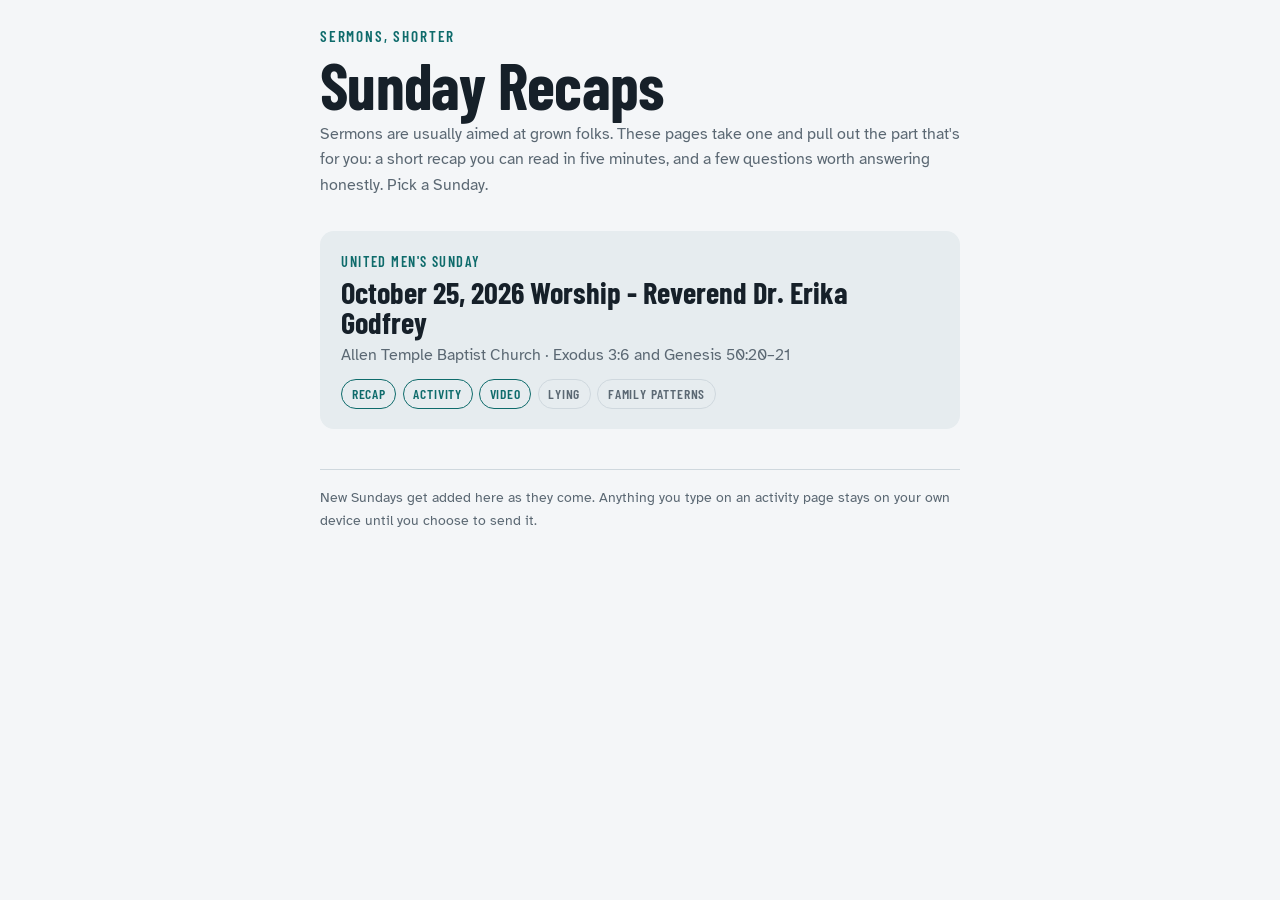
<file: index.html>
<!doctype html>
<html lang="en">
<head>
<meta charset="utf-8">
<meta name="viewport" content="width=device-width,initial-scale=1,viewport-fit=cover">
<title>Sunday Recaps</title>
<meta name="description" content="Short, honest recaps of Sunday sermons, written for young men, with something to think about during the week.">
<link rel="preconnect" href="https://fonts.googleapis.com">
<link rel="preconnect" href="https://fonts.gstatic.com" crossorigin>
<link rel="stylesheet" href="https://fonts.googleapis.com/css2?family=Barlow+Condensed:wght@600;700&family=Atkinson+Hyperlegible:ital,wght@0,400;0,700;1,400&display=swap">
<link rel="stylesheet" href="assets/site.css">
</head>
<body>
<main>
<header class="page">
  <div class="eyebrow">Sermons, shorter</div>
  <h1>Sunday Recaps</h1>
  <p class="sub">Sermons are usually aimed at grown folks. These pages take one and pull out the part that's for you: a short recap you can read in five minutes, and a few questions worth answering honestly. Pick a Sunday.</p>
</header>

<ol class="sermons">
  <li>
    <a class="card" href="sermons/2026-10-25-promise-keeper/">
      <div class="date">United Men's Sunday</div>
      <div class="title">October 25, 2026 Worship - Reverend Dr. Erika Godfrey</div>
      <p class="by">Allen Temple Baptist Church · Exodus 3:6 and Genesis 50:20–21</p>
      <div class="tags"><span class="tag on">Recap</span><span class="tag on">Activity</span><span class="tag on">Video</span><span class="tag">Lying</span><span class="tag">Family patterns</span></div>
    </a>
  </li>
</ol>

<p class="small">New Sundays get added here as they come. Anything you type on an activity page stays on your own device until you choose to send it.</p>
</main>
</body>
</html>
</file>
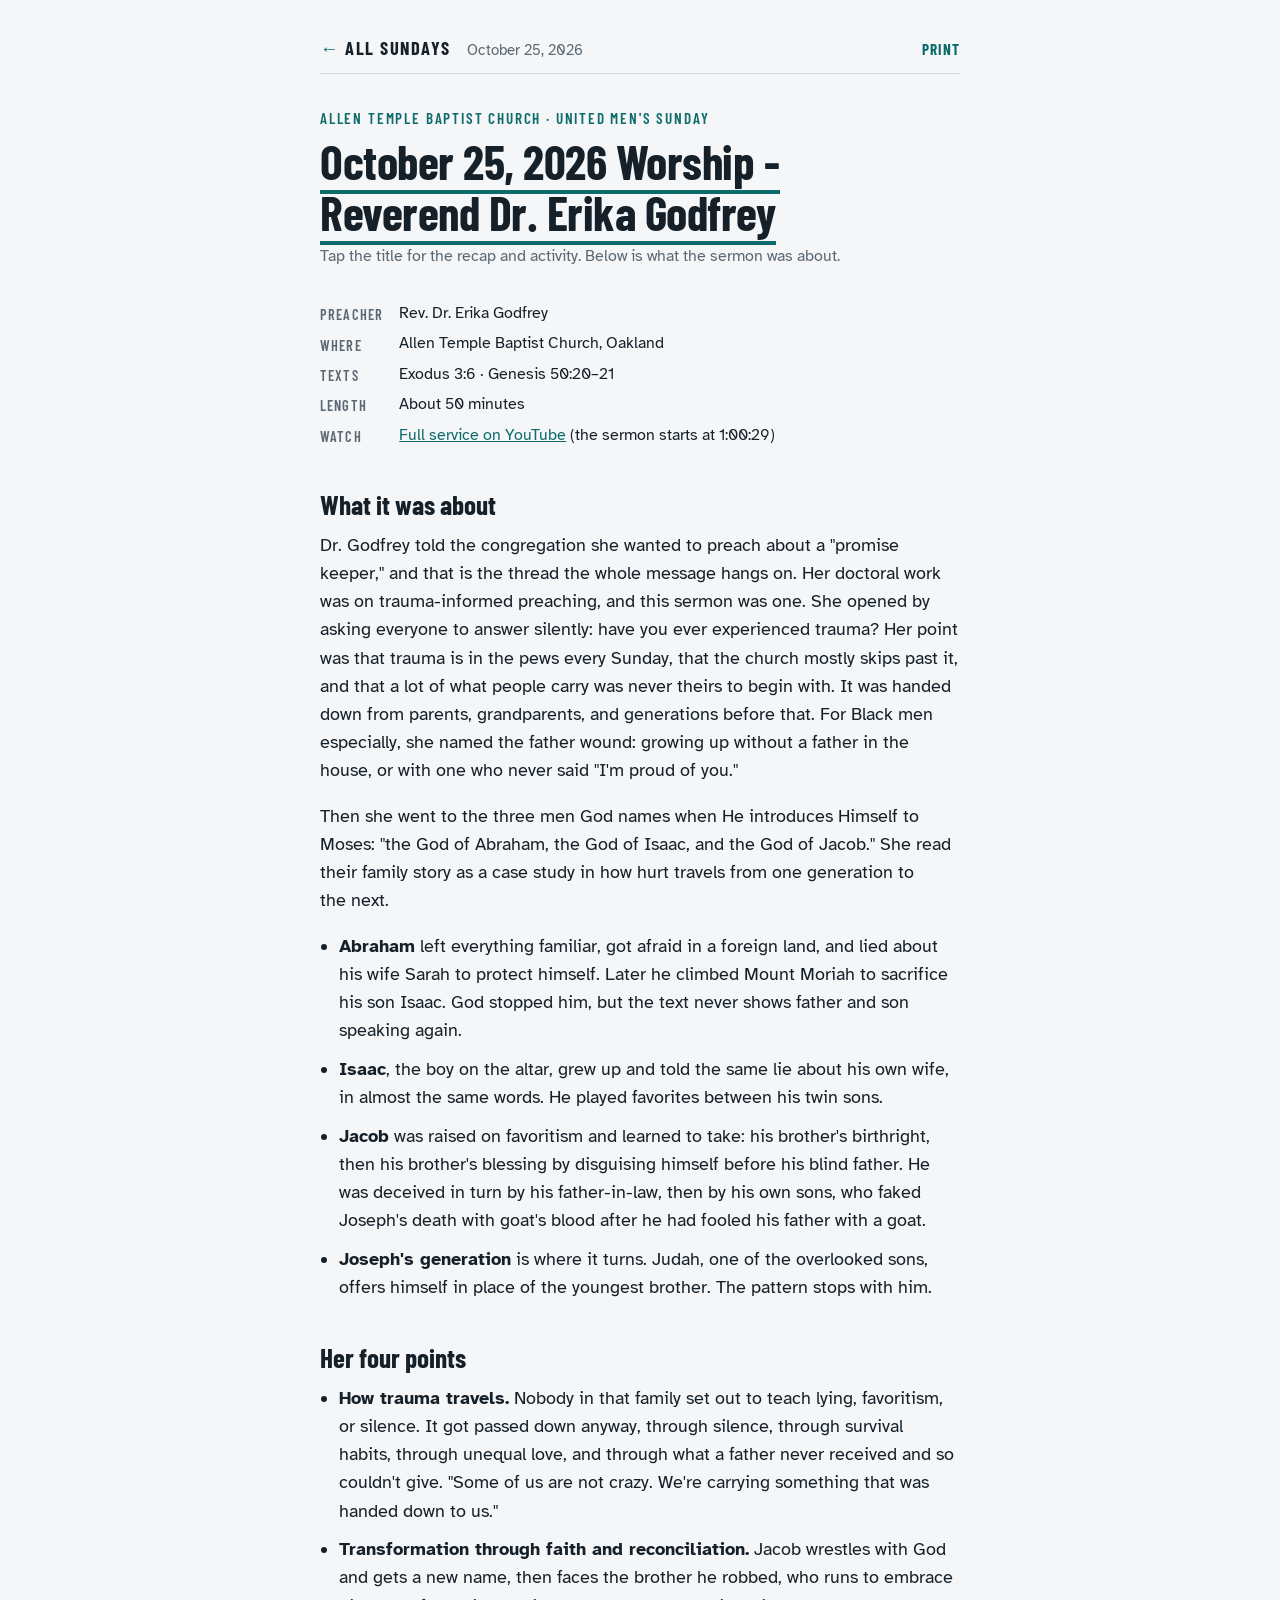
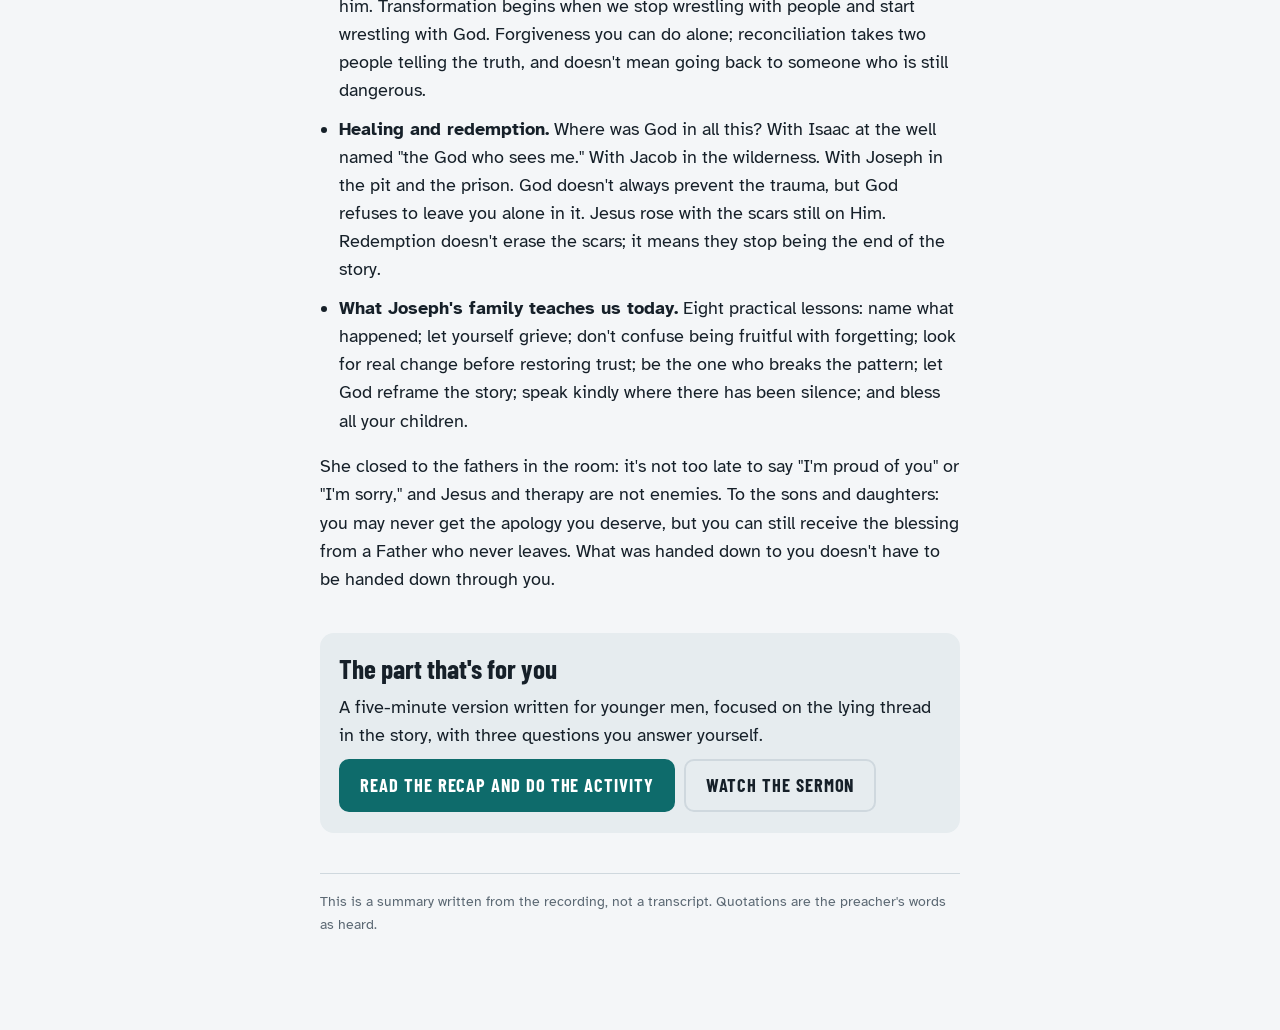
<file: sermons/2026-10-25-promise-keeper/index.html>
<!doctype html>
<html lang="en">
<head>
<meta charset="utf-8">
<meta name="viewport" content="width=device-width,initial-scale=1,viewport-fit=cover">
<title>October 25, 2026 Worship - Reverend Dr. Erika Godfrey</title>
<meta name="description" content="Sermon summary: October 25, 2026 Worship - Reverend Dr. Erika Godfrey, Allen Temple Baptist Church, United Men's Sunday. Tap the title for the recap and activity.">
<link rel="preconnect" href="https://fonts.googleapis.com">
<link rel="preconnect" href="https://fonts.gstatic.com" crossorigin>
<link rel="stylesheet" href="https://fonts.googleapis.com/css2?family=Barlow+Condensed:wght@600;700&family=Atkinson+Hyperlegible:ital,wght@0,400;0,700;1,400&display=swap">
<link rel="stylesheet" href="../../assets/site.css">
</head>
<body>
<main>
<nav class="nav"><a class="home" href="../../">All Sundays</a><span class="crumb">October 25, 2026</span><button class="print" type="button" onclick="window.print()">Print</button></nav>

<header class="page">
  <div class="eyebrow">Allen Temple Baptist Church · United Men's Sunday</div>
  <h1 class="long"><a href="recap.html" title="Open the recap and activity">October 25, 2026 Worship - Reverend Dr. Erika Godfrey</a></h1>
  <p class="sub">Tap the title for the recap and activity. Below is what the sermon was about.</p>
</header>

<dl class="meta">
  <dt>Preacher</dt><dd>Rev. Dr. Erika Godfrey</dd>
  <dt>Where</dt><dd>Allen Temple Baptist Church, Oakland</dd>
  <dt>Texts</dt><dd>Exodus 3:6 · Genesis 50:20–21</dd>
  <dt>Length</dt><dd>About 50 minutes</dd>
  <dt>Watch</dt><dd><a href="https://www.youtube.com/watch?v=ooIKJ4-UUl0&amp;t=3629s">Full service on YouTube</a> (the sermon starts at 1:00:29)</dd>
</dl>

<h2>What it was about</h2>
<p>Dr. Godfrey told the congregation she wanted to preach about a "promise keeper," and that is the thread the whole message hangs on. Her doctoral work was on trauma-informed preaching, and this sermon was one. She opened by asking everyone to answer silently: have you ever experienced trauma? Her point was that trauma is in the pews every Sunday, that the church mostly skips past it, and that a lot of what people carry was never theirs to begin with. It was handed down from parents, grandparents, and generations before that. For Black men especially, she named the father wound: growing up without a father in the house, or with one who never said "I'm proud of you."</p>
<p>Then she went to the three men God names when He introduces Himself to Moses: "the God of Abraham, the God of Isaac, and the God of Jacob." She read their family story as a case study in how hurt travels from one generation to the next.</p>
<ul class="points">
  <li><strong>Abraham</strong> left everything familiar, got afraid in a foreign land, and lied about his wife Sarah to protect himself. Later he climbed Mount Moriah to sacrifice his son Isaac. God stopped him, but the text never shows father and son speaking again.</li>
  <li><strong>Isaac</strong>, the boy on the altar, grew up and told the same lie about his own wife, in almost the same words. He played favorites between his twin sons.</li>
  <li><strong>Jacob</strong> was raised on favoritism and learned to take: his brother's birthright, then his brother's blessing by disguising himself before his blind father. He was deceived in turn by his father-in-law, then by his own sons, who faked Joseph's death with goat's blood after he had fooled his father with a goat.</li>
  <li><strong>Joseph's generation</strong> is where it turns. Judah, one of the overlooked sons, offers himself in place of the youngest brother. The pattern stops with him.</li>
</ul>

<h2>Her four points</h2>
<ul class="points">
  <li><strong>How trauma travels.</strong> Nobody in that family set out to teach lying, favoritism, or silence. It got passed down anyway, through silence, through survival habits, through unequal love, and through what a father never received and so couldn't give. "Some of us are not crazy. We're carrying something that was handed down to us."</li>
  <li><strong>Transformation through faith and reconciliation.</strong> Jacob wrestles with God and gets a new name, then faces the brother he robbed, who runs to embrace him. Transformation begins when we stop wrestling with people and start wrestling with God. Forgiveness you can do alone; reconciliation takes two people telling the truth, and doesn't mean going back to someone who is still dangerous.</li>
  <li><strong>Healing and redemption.</strong> Where was God in all this? With Isaac at the well named "the God who sees me." With Jacob in the wilderness. With Joseph in the pit and the prison. God doesn't always prevent the trauma, but God refuses to leave you alone in it. Jesus rose with the scars still on Him. Redemption doesn't erase the scars; it means they stop being the end of the story.</li>
  <li><strong>What Joseph's family teaches us today.</strong> Eight practical lessons: name what happened; let yourself grieve; don't confuse being fruitful with forgetting; look for real change before restoring trust; be the one who breaks the pattern; let God reframe the story; speak kindly where there has been silence; and bless all your children.</li>
</ul>

<p>She closed to the fathers in the room: it's not too late to say "I'm proud of you" or "I'm sorry," and Jesus and therapy are not enemies. To the sons and daughters: you may never get the apology you deserve, but you can still receive the blessing from a Father who never leaves. What was handed down to you doesn't have to be handed down through you.</p>

<section class="cta">
  <h2>The part that's for you</h2>
  <p>A five-minute version written for younger men, focused on the lying thread in the story, with three questions you answer yourself.</p>
  <div class="actions"><a class="btn" href="recap.html">Read the recap and do the activity</a><a class="btn quiet" href="https://www.youtube.com/watch?v=ooIKJ4-UUl0&amp;t=3629s">Watch the sermon</a></div>
</section>

<p class="small">This is a summary written from the recording, not a transcript. Quotations are the preacher's words as heard.</p>
</main>
</body>
</html>
</file>
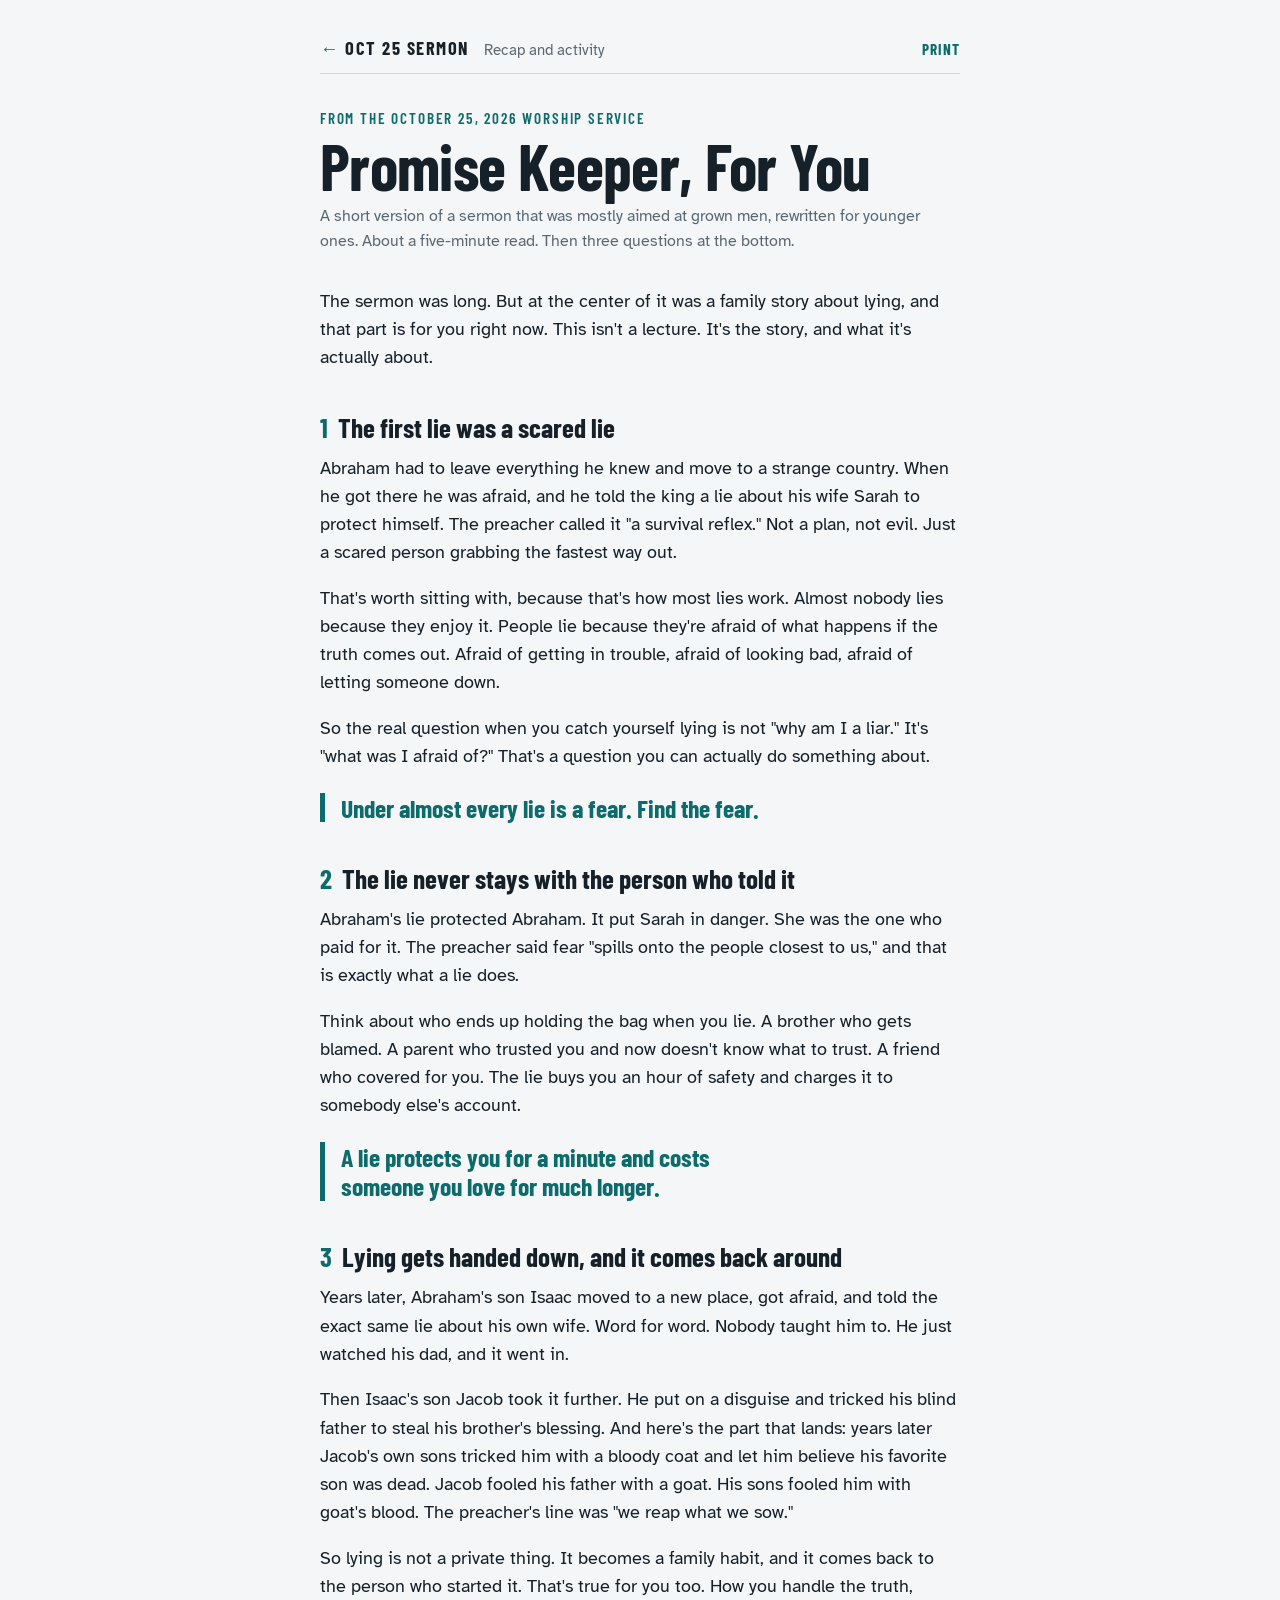
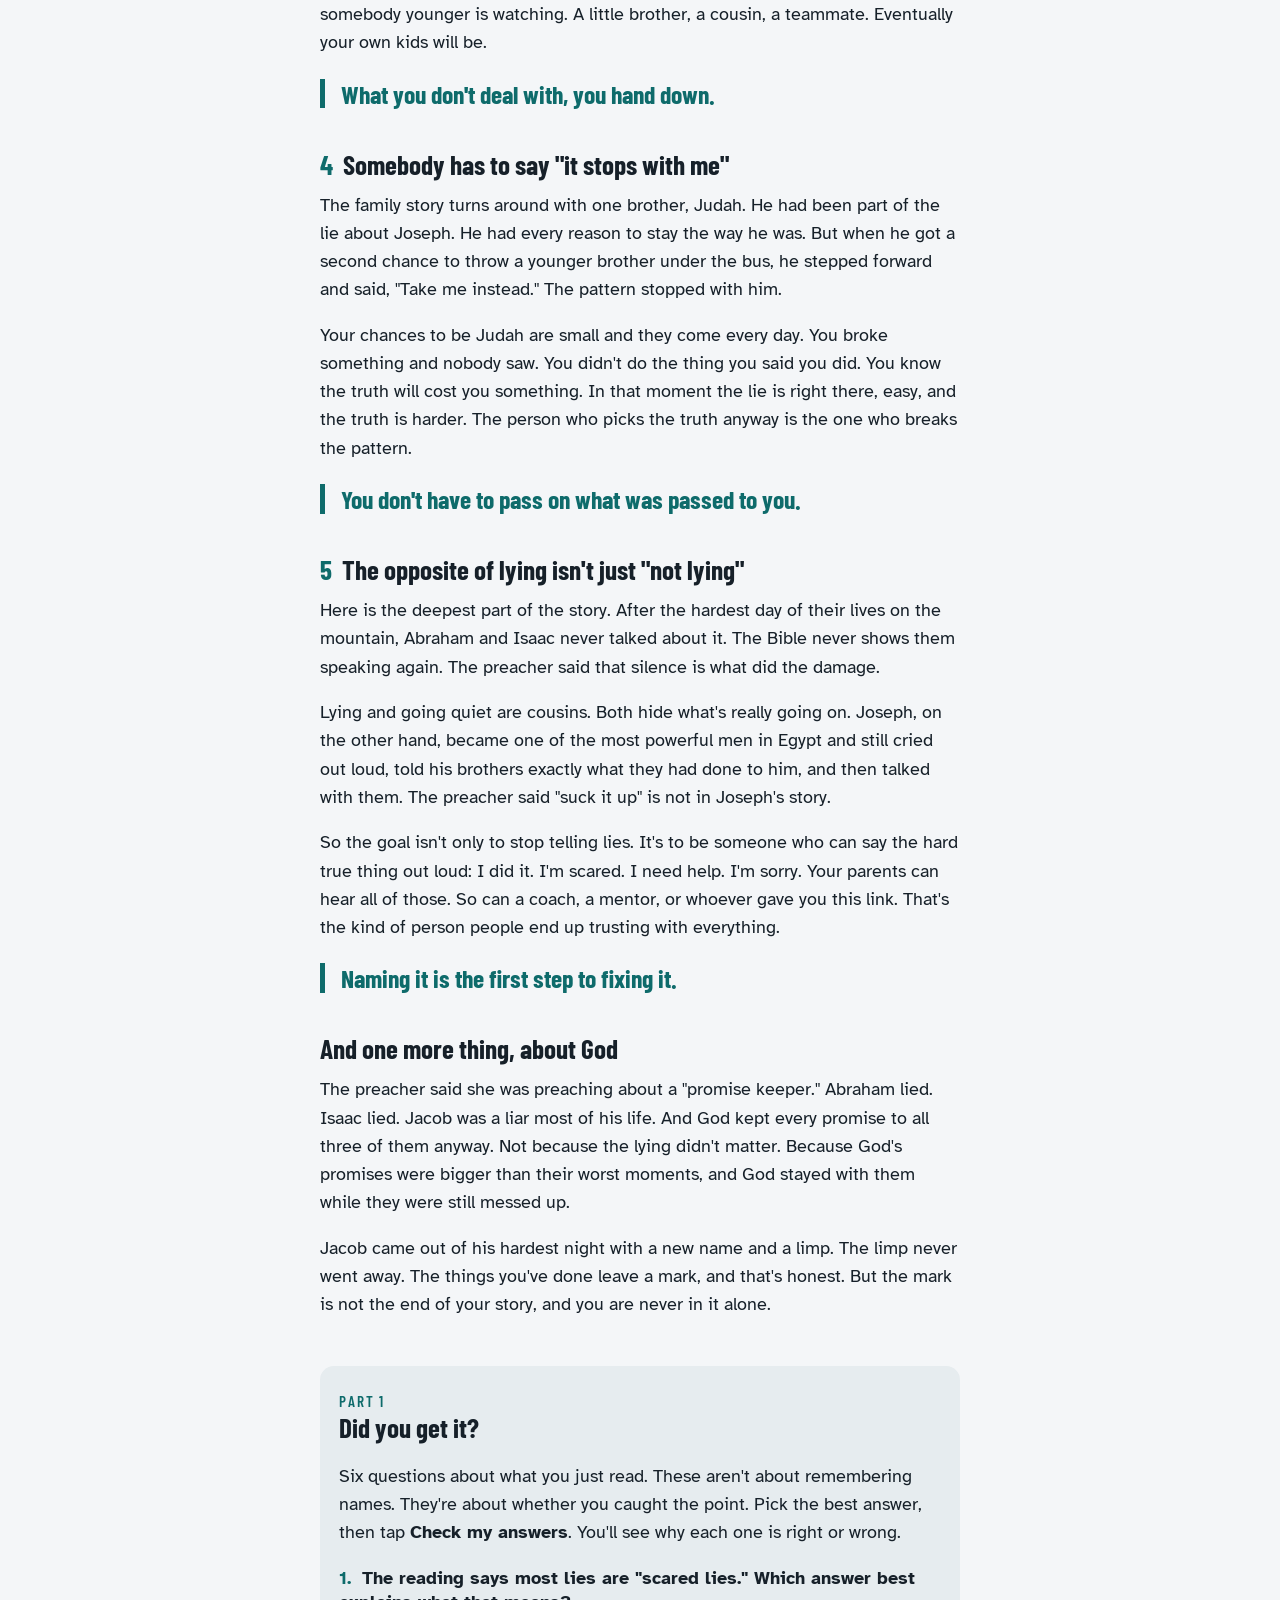
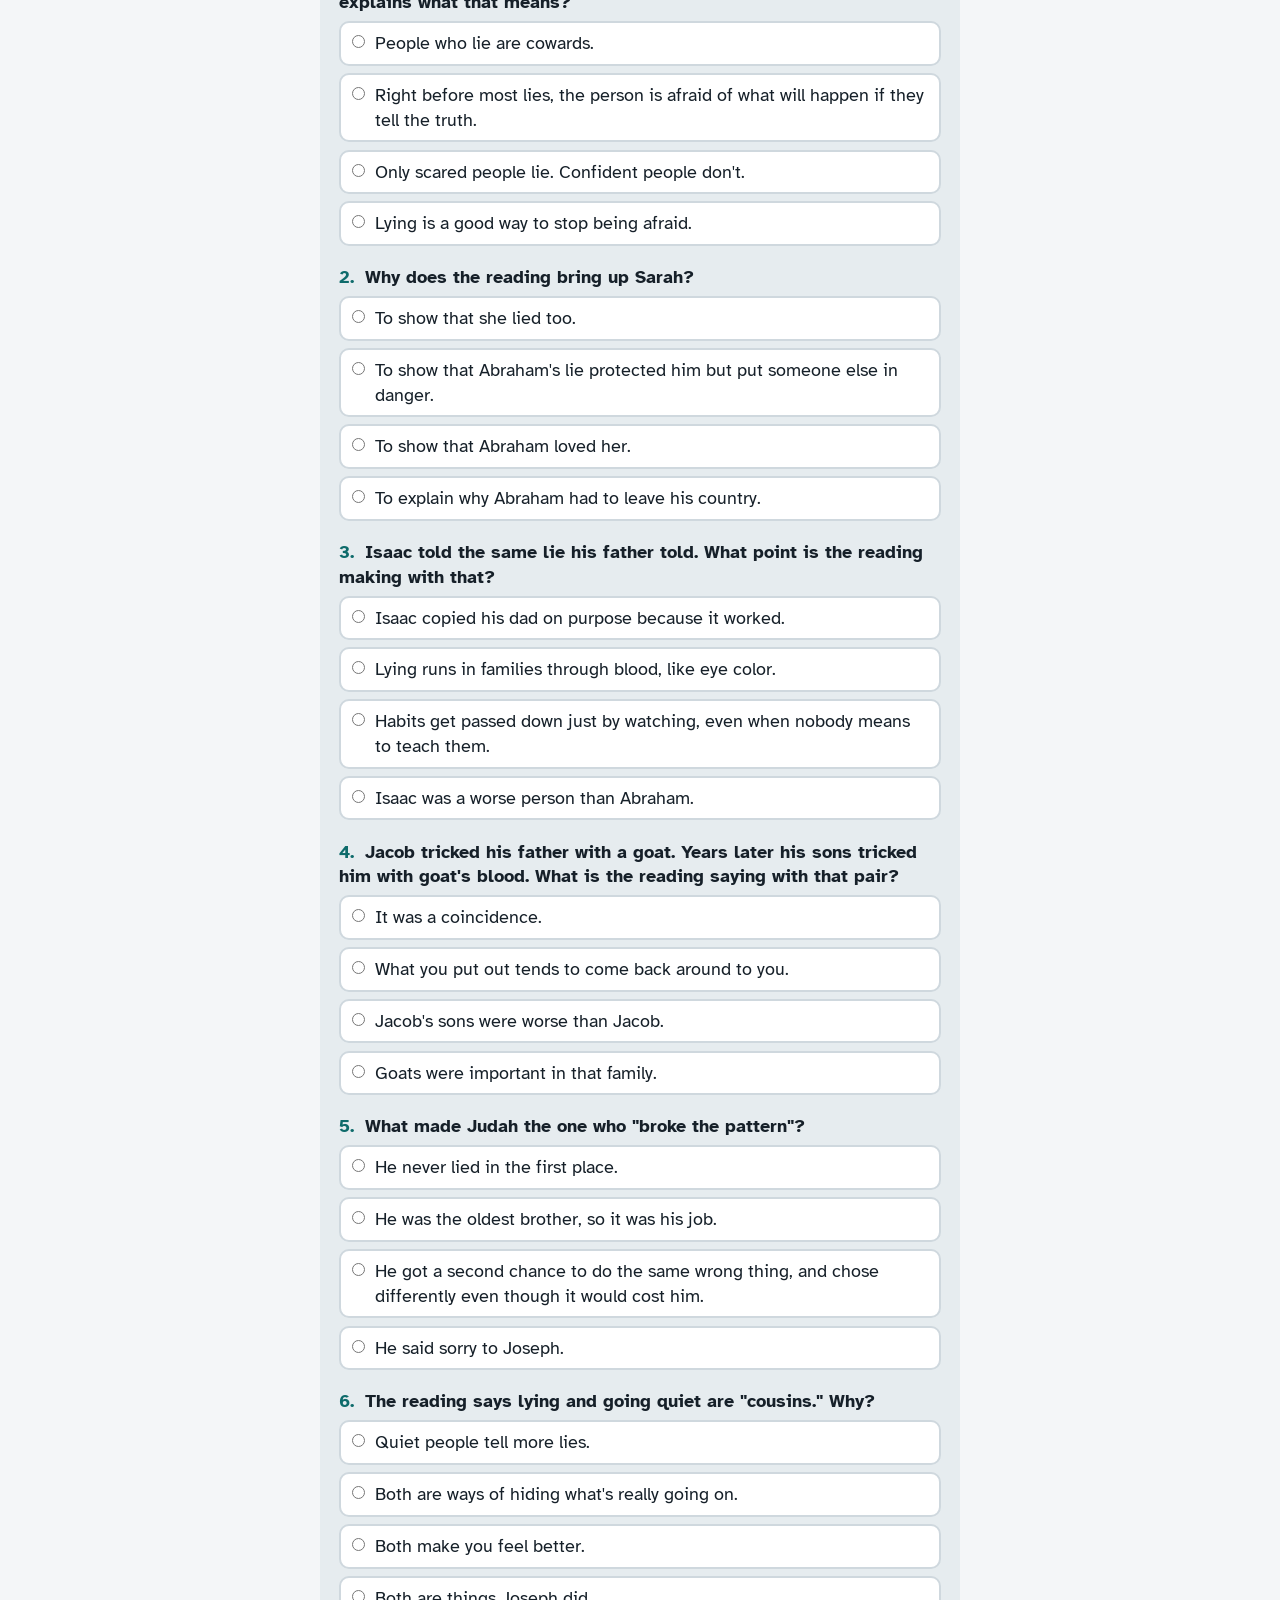
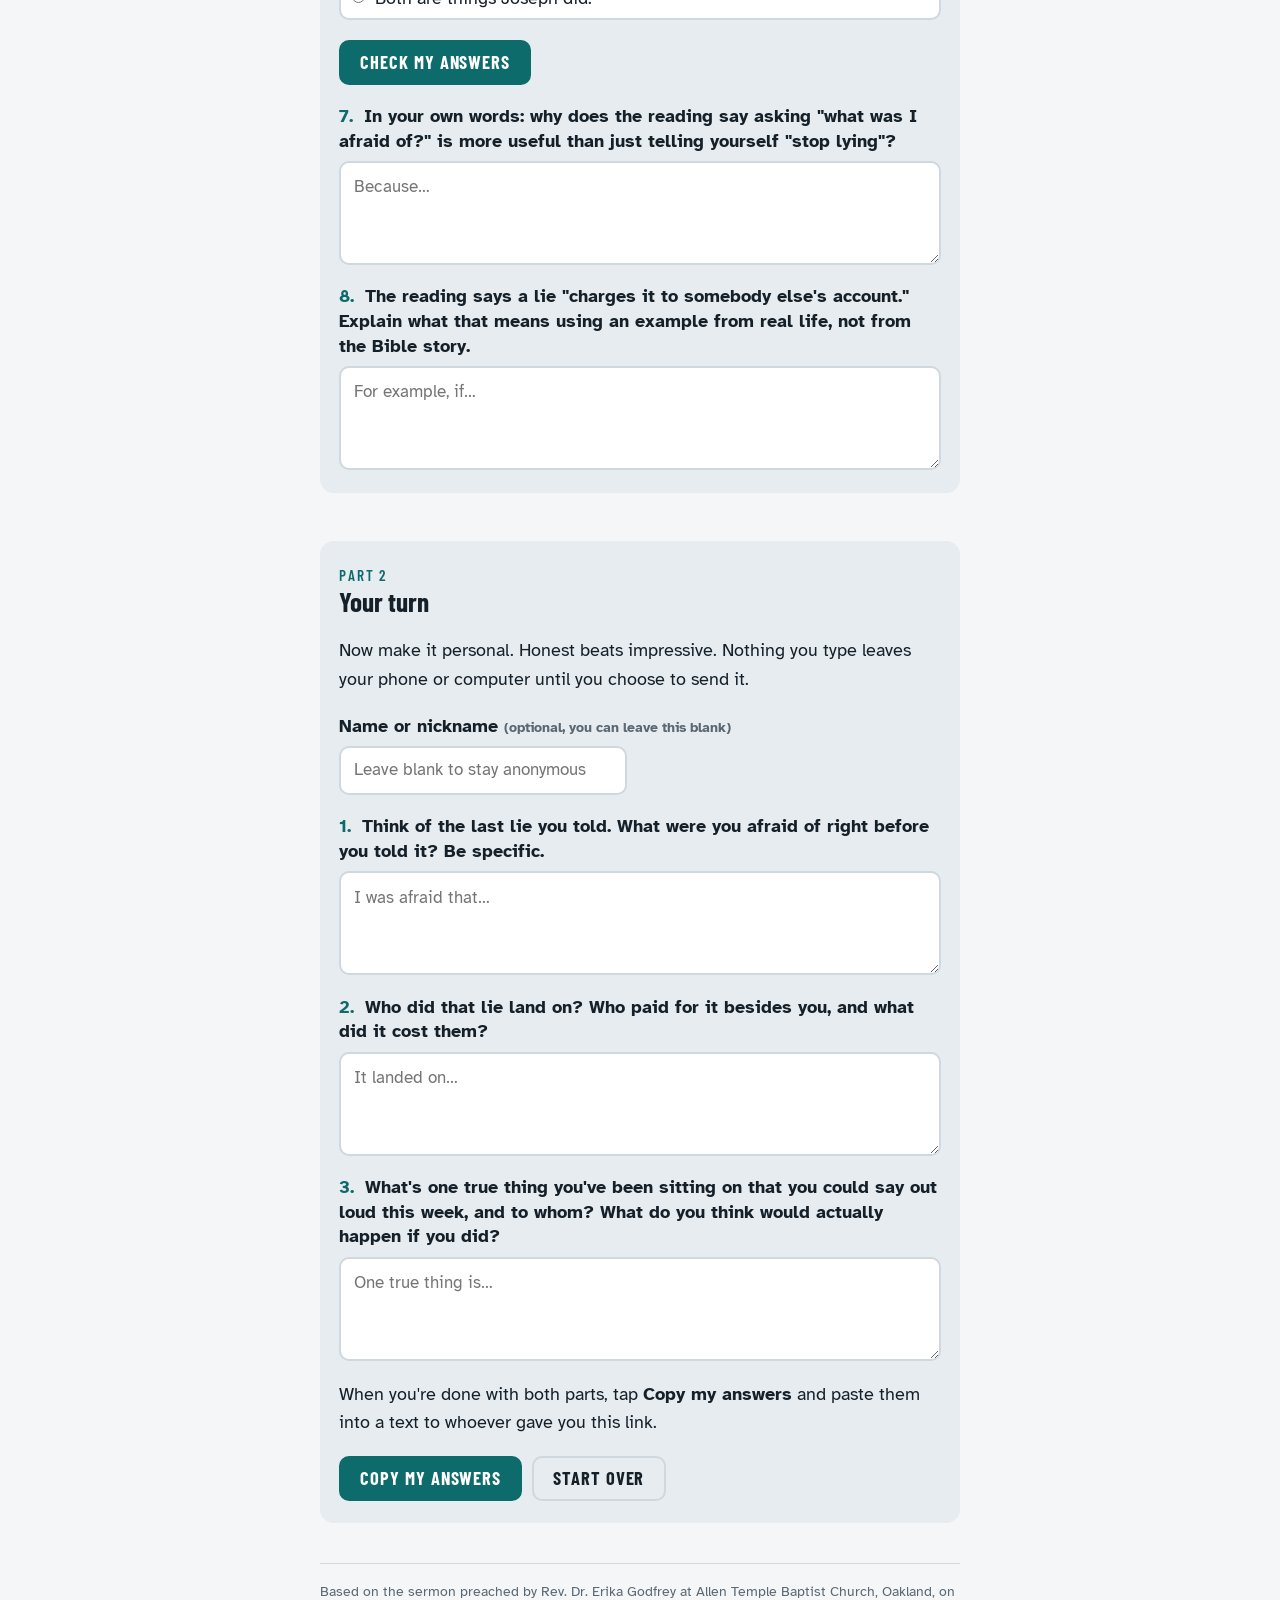
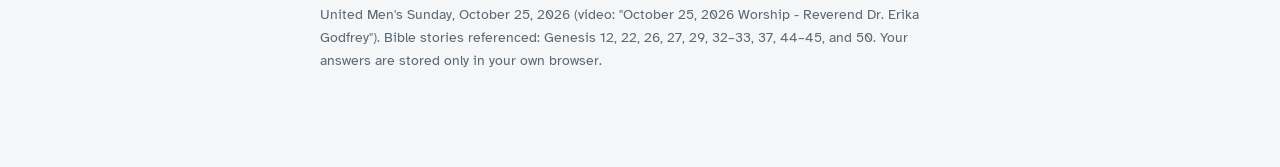
<file: sermons/2026-10-25-promise-keeper/recap.html>
<!doctype html>
<html lang="en">
<head>
<meta charset="utf-8">
<meta name="viewport" content="width=device-width,initial-scale=1,viewport-fit=cover">
<title>Promise Keeper, For You</title>
<meta name="description" content="A short reflection on lying, fear, and breaking family patterns, drawn from the October 25, 2026 sermon at Allen Temple. Read it, then answer three questions.">
<link rel="preconnect" href="https://fonts.googleapis.com">
<link rel="preconnect" href="https://fonts.gstatic.com" crossorigin>
<link rel="stylesheet" href="https://fonts.googleapis.com/css2?family=Barlow+Condensed:wght@600;700&family=Atkinson+Hyperlegible:ital,wght@0,400;0,700;1,400&display=swap">
<link rel="stylesheet" href="../../assets/site.css">
</head>
<body>
<main>
<nav class="nav"><a class="home" href="./">Oct 25 sermon</a><span class="crumb">Recap and activity</span><button class="print" type="button" id="printbtn">Print</button></nav>

<header class="page">
  <div class="eyebrow">From the October 25, 2026 worship service</div>
  <h1>Promise Keeper, For You</h1>
  <p class="sub">A short version of a sermon that was mostly aimed at grown men, rewritten for younger ones. About a five-minute read. Then three questions at the bottom.</p>
</header>

<p>The sermon was long. But at the center of it was a family story about lying, and that part is for you right now. This isn't a lecture. It's the story, and what it's actually about.</p>

<h2><span class="n">1</span>The first lie was a scared lie</h2>
<p>Abraham had to leave everything he knew and move to a strange country. When he got there he was afraid, and he told the king a lie about his wife Sarah to protect himself. The preacher called it "a survival reflex." Not a plan, not evil. Just a scared person grabbing the fastest way out.</p>
<p>That's worth sitting with, because that's how most lies work. Almost nobody lies because they enjoy it. People lie because they're afraid of what happens if the truth comes out. Afraid of getting in trouble, afraid of looking bad, afraid of letting someone down.</p>
<p>So the real question when you catch yourself lying is not "why am I a liar." It's "what was I afraid of?" That's a question you can actually do something about.</p>
<p class="big">Under almost every lie is a fear. Find the fear.</p>

<h2><span class="n">2</span>The lie never stays with the person who told it</h2>
<p>Abraham's lie protected Abraham. It put Sarah in danger. She was the one who paid for it. The preacher said fear "spills onto the people closest to us," and that is exactly what a lie does.</p>
<p>Think about who ends up holding the bag when you lie. A brother who gets blamed. A parent who trusted you and now doesn't know what to trust. A friend who covered for you. The lie buys you an hour of safety and charges it to somebody else's account.</p>
<p class="big">A lie protects you for a minute and costs someone you love for much longer.</p>

<h2><span class="n">3</span>Lying gets handed down, and it comes back around</h2>
<p>Years later, Abraham's son Isaac moved to a new place, got afraid, and told the exact same lie about his own wife. Word for word. Nobody taught him to. He just watched his dad, and it went in.</p>
<p>Then Isaac's son Jacob took it further. He put on a disguise and tricked his blind father to steal his brother's blessing. And here's the part that lands: years later Jacob's own sons tricked him with a bloody coat and let him believe his favorite son was dead. Jacob fooled his father with a goat. His sons fooled him with goat's blood. The preacher's line was "we reap what we sow."</p>
<p>So lying is not a private thing. It becomes a family habit, and it comes back to the person who started it. That's true for you too. How you handle the truth, somebody younger is watching. A little brother, a cousin, a teammate. Eventually your own kids will be.</p>
<p class="big">What you don't deal with, you hand down.</p>

<h2><span class="n">4</span>Somebody has to say "it stops with me"</h2>
<p>The family story turns around with one brother, Judah. He had been part of the lie about Joseph. He had every reason to stay the way he was. But when he got a second chance to throw a younger brother under the bus, he stepped forward and said, "Take me instead." The pattern stopped with him.</p>
<p>Your chances to be Judah are small and they come every day. You broke something and nobody saw. You didn't do the thing you said you did. You know the truth will cost you something. In that moment the lie is right there, easy, and the truth is harder. The person who picks the truth anyway is the one who breaks the pattern.</p>
<p class="big">You don't have to pass on what was passed to you.</p>

<h2><span class="n">5</span>The opposite of lying isn't just "not lying"</h2>
<p>Here is the deepest part of the story. After the hardest day of their lives on the mountain, Abraham and Isaac never talked about it. The Bible never shows them speaking again. The preacher said that silence is what did the damage.</p>
<p>Lying and going quiet are cousins. Both hide what's really going on. Joseph, on the other hand, became one of the most powerful men in Egypt and still cried out loud, told his brothers exactly what they had done to him, and then talked with them. The preacher said "suck it up" is not in Joseph's story.</p>
<p>So the goal isn't only to stop telling lies. It's to be someone who can say the hard true thing out loud: I did it. I'm scared. I need help. I'm sorry. Your parents can hear all of those. So can a coach, a mentor, or whoever gave you this link. That's the kind of person people end up trusting with everything.</p>
<p class="big">Naming it is the first step to fixing it.</p>

<h2>And one more thing, about God</h2>
<p>The preacher said she was preaching about a "promise keeper." Abraham lied. Isaac lied. Jacob was a liar most of his life. And God kept every promise to all three of them anyway. Not because the lying didn't matter. Because God's promises were bigger than their worst moments, and God stayed with them while they were still messed up.</p>
<p>Jacob came out of his hardest night with a new name and a limp. The limp never went away. The things you've done leave a mark, and that's honest. But the mark is not the end of your story, and you are never in it alone.</p>

<section class="turn" id="check">
  <div>
    <div class="eyebrow">Part 1</div>
    <h2>Did you get it?</h2>
  </div>
  <p>Six questions about what you just read. These aren't about remembering names. They're about whether you caught the point. Pick the best answer, then tap <strong>Check my answers</strong>. You'll see why each one is right or wrong.</p>

  <fieldset class="mc" id="m1">
    <legend><b>1.</b> The reading says most lies are "scared lies." Which answer best explains what that means?</legend>
    <label><input type="radio" name="m1" value="a"><span>People who lie are cowards.</span></label>
    <label><input type="radio" name="m1" value="b"><span>Right before most lies, the person is afraid of what will happen if they tell the truth.</span></label>
    <label><input type="radio" name="m1" value="c"><span>Only scared people lie. Confident people don't.</span></label>
    <label><input type="radio" name="m1" value="d"><span>Lying is a good way to stop being afraid.</span></label>
    <div class="fb" hidden></div>
  </fieldset>

  <fieldset class="mc" id="m2">
    <legend><b>2.</b> Why does the reading bring up Sarah?</legend>
    <label><input type="radio" name="m2" value="a"><span>To show that she lied too.</span></label>
    <label><input type="radio" name="m2" value="b"><span>To show that Abraham's lie protected him but put someone else in danger.</span></label>
    <label><input type="radio" name="m2" value="c"><span>To show that Abraham loved her.</span></label>
    <label><input type="radio" name="m2" value="d"><span>To explain why Abraham had to leave his country.</span></label>
    <div class="fb" hidden></div>
  </fieldset>

  <fieldset class="mc" id="m3">
    <legend><b>3.</b> Isaac told the same lie his father told. What point is the reading making with that?</legend>
    <label><input type="radio" name="m3" value="a"><span>Isaac copied his dad on purpose because it worked.</span></label>
    <label><input type="radio" name="m3" value="b"><span>Lying runs in families through blood, like eye color.</span></label>
    <label><input type="radio" name="m3" value="c"><span>Habits get passed down just by watching, even when nobody means to teach them.</span></label>
    <label><input type="radio" name="m3" value="d"><span>Isaac was a worse person than Abraham.</span></label>
    <div class="fb" hidden></div>
  </fieldset>

  <fieldset class="mc" id="m4">
    <legend><b>4.</b> Jacob tricked his father with a goat. Years later his sons tricked him with goat's blood. What is the reading saying with that pair?</legend>
    <label><input type="radio" name="m4" value="a"><span>It was a coincidence.</span></label>
    <label><input type="radio" name="m4" value="b"><span>What you put out tends to come back around to you.</span></label>
    <label><input type="radio" name="m4" value="c"><span>Jacob's sons were worse than Jacob.</span></label>
    <label><input type="radio" name="m4" value="d"><span>Goats were important in that family.</span></label>
    <div class="fb" hidden></div>
  </fieldset>

  <fieldset class="mc" id="m5">
    <legend><b>5.</b> What made Judah the one who "broke the pattern"?</legend>
    <label><input type="radio" name="m5" value="a"><span>He never lied in the first place.</span></label>
    <label><input type="radio" name="m5" value="b"><span>He was the oldest brother, so it was his job.</span></label>
    <label><input type="radio" name="m5" value="c"><span>He got a second chance to do the same wrong thing, and chose differently even though it would cost him.</span></label>
    <label><input type="radio" name="m5" value="d"><span>He said sorry to Joseph.</span></label>
    <div class="fb" hidden></div>
  </fieldset>

  <fieldset class="mc" id="m6">
    <legend><b>6.</b> The reading says lying and going quiet are "cousins." Why?</legend>
    <label><input type="radio" name="m6" value="a"><span>Quiet people tell more lies.</span></label>
    <label><input type="radio" name="m6" value="b"><span>Both are ways of hiding what's really going on.</span></label>
    <label><input type="radio" name="m6" value="c"><span>Both make you feel better.</span></label>
    <label><input type="radio" name="m6" value="d"><span>Both are things Joseph did.</span></label>
    <div class="fb" hidden></div>
  </fieldset>

  <div class="actions">
    <button class="btn" type="button" id="checkbtn">Check my answers</button>
    <span class="status" id="score" aria-live="polite"></span>
  </div>

  <div class="q">
    <label for="s1"><b>7.</b> In your own words: why does the reading say asking "what was I afraid of?" is more useful than just telling yourself "stop lying"?</label>
    <textarea id="s1" placeholder="Because…"></textarea>
  </div>
  <div class="q">
    <label for="s2"><b>8.</b> The reading says a lie "charges it to somebody else's account." Explain what that means using an example from real life, not from the Bible story.</label>
    <textarea id="s2" placeholder="For example, if…"></textarea>
  </div>
</section>

<section class="turn" id="turn">
  <div>
    <div class="eyebrow">Part 2</div>
    <h2>Your turn</h2>
  </div>
  <p>Now make it personal. Honest beats impressive. Nothing you type leaves your phone or computer until you choose to send it.</p>
  <div class="who">
    <label for="who">Name or nickname <small>(optional, you can leave this blank)</small></label>
    <input id="who" type="text" autocomplete="off" maxlength="40" placeholder="Leave blank to stay anonymous">
  </div>
  <div class="q">
    <label for="a1"><b>1.</b> Think of the last lie you told. What were you afraid of right before you told it? Be specific.</label>
    <textarea id="a1" placeholder="I was afraid that…"></textarea>
  </div>
  <div class="q">
    <label for="a2"><b>2.</b> Who did that lie land on? Who paid for it besides you, and what did it cost them?</label>
    <textarea id="a2" placeholder="It landed on…"></textarea>
  </div>
  <div class="q">
    <label for="a3"><b>3.</b> What's one true thing you've been sitting on that you could say out loud this week, and to whom? What do you think would actually happen if you did?</label>
    <textarea id="a3" placeholder="One true thing is…"></textarea>
  </div>
  <p>When you're done with both parts, tap <strong>Copy my answers</strong> and paste them into a text to whoever gave you this link.</p>
  <div class="actions">
    <button class="btn" type="button" id="copy">Copy my answers</button>
    <button class="btn quiet" type="button" id="clear">Start over</button>
    <span class="status" id="status" aria-live="polite"></span>
  </div>
  <div class="out" id="out" hidden>
    <p>If copying didn't work, press and hold the text below to select it, then copy and paste it into a message.</p>
    <pre id="pre"></pre>
  </div>
</section>

<p class="small">Based on the sermon preached by Rev. Dr. Erika Godfrey at Allen Temple Baptist Church, Oakland, on United Men's Sunday, October 25, 2026 (video: "October 25, 2026 Worship - Reverend Dr. Erika Godfrey"). Bible stories referenced: Genesis 12, 22, 26, 27, 29, 32–33, 37, 44–45, and 50. Your answers are stored only in your own browser.</p>
</main>

<script>
(function(){
  var KEY="promise-keeper-answers-v2";
  var MC={
    m1:{ok:"b",why:{a:"The reading says the opposite: lying is usually a scared reflex, not proof of a bad character.",b:"Yes. The lie comes from fear of what the truth will cost. That's why the reading says “find the fear.”",c:"Too strong. The reading says fear is under most lies, not that only certain kinds of people lie.",d:"The reading says the lie buys an hour of safety and then costs more later. It doesn't cure the fear."}},
    m2:{ok:"b",why:{a:"Sarah doesn't lie in the reading. She's the one who pays for Abraham's lie.",b:"Yes. The lie protected Abraham and put Sarah at risk. That's the point of section 2: a lie lands on someone else.",c:"Not the point being made. The reading uses Sarah to show who paid for the lie.",d:"Abraham left before the lie. Sarah is mentioned to show who the lie hurt."}},
    m3:{ok:"c",why:{a:"The reading says nobody taught Isaac to lie. He just watched his dad, “and it went in.”",b:"The reading says it's handed down by watching, not inherited like a physical trait.",c:"Yes. Patterns pass down by example, even when nobody intends it. That's why “somebody younger is watching.”",d:"The reading doesn't rank them. The point is the pattern repeating, not who was worse."}},
    m4:{ok:"b",why:{a:"The reading sets the two goats side by side on purpose. It's a mirror, not an accident.",b:"Yes. “We reap what we sow.” What Jacob did to his father came back to him from his sons.",c:"The reading doesn't compare how bad they were. It shows the deception coming back around.",d:"The goats are the mirror image, not the subject."}},
    m5:{ok:"c",why:{a:"Judah was part of the original lie about Joseph. That's what makes his choice matter.",b:"Judah wasn't the oldest, and birth order isn't the point. His choice is.",c:"Yes. Same situation, second time, different choice, at a real cost to himself. That's what breaking a pattern looks like.",d:"An apology isn't what the reading points to. It points to what Judah did when he could have repeated the wrong."}},
    m6:{ok:"b",why:{a:"The reading doesn't say quiet people lie more. It says silence and lying do the same job.",b:"Yes. Both hide what's really going on, which is why the goal is to say the hard true thing out loud.",c:"The reading says silence did the damage in Abraham and Isaac's story. It didn't make anything better.",d:"Joseph is the example of the opposite: he cried out loud and told the truth."}}
  };
  var mcIds=Object.keys(MC);
  var textIds=["who","s1","s2","a1","a2","a3"];
  var status=document.getElementById("status"), score=document.getElementById("score");
  var out=document.getElementById("out"), pre=document.getElementById("pre");
  var state={checked:false};
  textIds.forEach(function(id){state[id]="";}); mcIds.forEach(function(id){state[id]="";});

  function load(){ try{ var s=JSON.parse(localStorage.getItem(KEY)||"null"); if(s&&typeof s==="object") state=Object.assign(state,s); }catch(e){} }
  function save(){ try{ localStorage.setItem(KEY,JSON.stringify(state)); }catch(e){} }
  function paint(){
    textIds.forEach(function(id){ document.getElementById(id).value=state[id]||""; });
    mcIds.forEach(function(id){
      var r=document.querySelector('input[name="'+id+'"][value="'+state[id]+'"]'); if(r) r.checked=true;
    });
    if(state.checked) showFeedback();
  }
  function showFeedback(){
    var right=0, answered=0;
    mcIds.forEach(function(id){
      var fs=document.getElementById(id), fb=fs.querySelector(".fb"), pick=state[id];
      fs.classList.remove("right","wrong");
      if(!pick){ fb.hidden=true; return; }
      answered++;
      var ok=pick===MC[id].ok; if(ok) right++;
      fs.classList.add(ok?"right":"wrong");
      fb.textContent=(ok?"Correct. ":"Not quite. ")+MC[id].why[pick]; fb.hidden=false;
    });
    if(answered<mcIds.length){ score.textContent="You've answered "+answered+" of "+mcIds.length+". Answer them all, then check again."; }
    else if(right===mcIds.length){ score.textContent="6 of 6. You caught every point."; }
    else { score.textContent=right+" of 6. Read the feedback, then fix the ones you missed and check again."; }
  }
  function questionText(sel){ return document.querySelector(sel).textContent.replace(/^\s*\d\.\s*/,"").trim(); }
  function mcLine(id){
    var pick=state[id]; if(!pick) return "(not answered)";
    var lab=document.querySelector('input[name="'+id+'"][value="'+pick+'"]').parentNode.querySelector("span").textContent;
    return (pick===MC[id].ok?"✓ ":"✗ ")+lab;
  }
  function message(){
    var who=(state.who||"").trim();
    var lines=[(who? who+"'s" : "My")+" answers from \"Promise Keeper\"",""];
    var right=mcIds.filter(function(id){return state[id]===MC[id].ok;}).length;
    lines.push("PART 1: DID YOU GET IT?  ("+right+" of 6 correct)");
    mcIds.forEach(function(id,i){ lines.push((i+1)+". "+mcLine(id)); });
    lines.push("");
    [["s1",7],["s2",8]].forEach(function(x){
      lines.push(x[1]+". "+questionText('label[for="'+x[0]+'"]'));
      lines.push((state[x[0]]||"").trim()||"(no answer yet)"); lines.push("");
    });
    lines.push("PART 2: YOUR TURN");
    ["a1","a2","a3"].forEach(function(id,i){
      lines.push((i+1)+". "+questionText('label[for="'+id+'"]'));
      lines.push((state[id]||"").trim()||"(no answer yet)"); lines.push("");
    });
    return lines.join("\n").trim();
  }

  function fit(el){ el.style.height="auto"; el.style.height=(el.scrollHeight+2)+"px"; }
  function fitAll(){ Array.prototype.forEach.call(document.querySelectorAll("textarea"),fit); }
  load(); paint(); fitAll();
  window.addEventListener("beforeprint",fitAll);
  var pb=document.getElementById("printbtn"); if(pb) pb.addEventListener("click",function(){ fitAll(); window.print(); });

  var timer=null;
  textIds.forEach(function(id){
    document.getElementById(id).addEventListener("input",function(e){
      state[id]=e.target.value; if(e.target.tagName==="TEXTAREA") fit(e.target);
      clearTimeout(timer); timer=setTimeout(function(){ save(); status.textContent="Saved on this device."; },400);
    });
  });
  mcIds.forEach(function(id){
    document.getElementById(id).addEventListener("change",function(e){
      if(e.target.name===id){ state[id]=e.target.value; save(); if(state.checked){ showFeedback(); } }
    });
  });
  document.getElementById("checkbtn").addEventListener("click",function(){ state.checked=true; save(); showFeedback(); });

  document.getElementById("copy").addEventListener("click",function(){
    var text=message();
    pre.textContent=text; out.hidden=false;
    var done=function(){ status.textContent="Copied. Now paste it into a text."; };
    var fail=function(){ status.textContent="Couldn't copy automatically. Use the text below."; try{ var r=document.createRange(); r.selectNodeContents(pre); var sel=window.getSelection(); sel.removeAllRanges(); sel.addRange(r);}catch(e){} };
    try{
      if(navigator.clipboard&&navigator.clipboard.writeText){ navigator.clipboard.writeText(text).then(done,fail); } else { fail(); }
    }catch(e){ fail(); }
  });

  document.getElementById("clear").addEventListener("click",function(){
    var self=this;
    if(self.dataset.armed!=="1"){ self.dataset.armed="1"; self.textContent="Really start over?"; status.textContent="Tap again to erase your answers."; setTimeout(function(){ self.dataset.armed=""; self.textContent="Start over"; },4000); return; }
    state={checked:false}; textIds.forEach(function(id){state[id]="";}); mcIds.forEach(function(id){state[id]="";});
    save(); document.querySelectorAll('input[type="radio"]').forEach(function(r){r.checked=false;});
    mcIds.forEach(function(id){ var fs=document.getElementById(id); fs.classList.remove("right","wrong"); fs.querySelector(".fb").hidden=true; });
    score.textContent=""; paint(); out.hidden=true; pre.textContent=""; self.dataset.armed=""; self.textContent="Start over"; status.textContent="Cleared.";
  });
})();
</script>
</body>
</html>
</file>
<file: assets/site.css>
/* Sunday Recaps — shared stylesheet.
   One reading column; condensed poster type for headings; a highly legible body face.
   Every color is a token so light and dark both work. */
:root{
  --bg:#f4f6f8; --fg:#162029; --muted:#5b6873; --accent:#0e6b6b; --accent-fg:#ffffff;
  --field:#e6ecef; --rule:#cfd8de; --input:#ffffff;
  --display:"Barlow Condensed","Arial Narrow",Impact,sans-serif;
  --body:"Atkinson Hyperlegible",Verdana,"Segoe UI",sans-serif;
  color-scheme:light;
}
@media (prefers-color-scheme:dark){:root:not([data-theme="light"]){
  --bg:#121a21; --fg:#e8edf1; --muted:#9fadb8; --accent:#4fc2b8; --accent-fg:#0b1418;
  --field:#1b2630; --rule:#30404c; --input:#0f161c; color-scheme:dark}}
:root[data-theme="dark"]{
  --bg:#121a21; --fg:#e8edf1; --muted:#9fadb8; --accent:#4fc2b8; --accent-fg:#0b1418;
  --field:#1b2630; --rule:#30404c; --input:#0f161c; color-scheme:dark}

*{box-sizing:border-box}
html{padding-top:env(safe-area-inset-top,0px);padding-bottom:env(safe-area-inset-bottom,0px)}
body{margin:0;background:var(--bg);color:var(--fg);font-family:var(--body);font-size:1.1rem;line-height:1.6;
  padding-block:0;padding-left:max(16px,env(safe-area-inset-left,0px));padding-right:max(16px,env(safe-area-inset-right,0px))}
img{max-width:100%}
[hidden]{display:none!important}
a{color:var(--accent)}
main{max-width:40rem;margin:0 auto;padding-block:1.5rem 5rem}

/* site nav */
.nav{display:flex;flex-wrap:wrap;align-items:baseline;gap:.4rem 1rem;padding-block:.6rem;margin-bottom:2rem;border-bottom:1px solid var(--rule)}
.nav a{font-family:var(--display);font-weight:700;font-size:1.15rem;letter-spacing:.08em;text-transform:uppercase;text-decoration:none;color:var(--fg)}
.nav a.home::before{content:"\2190\00a0";color:var(--accent)}
.nav .crumb{color:var(--muted);font-size:.95rem}

/* headings & text */
header.page{display:flex;flex-direction:column;gap:.4rem;margin-bottom:2rem}
.eyebrow{font-family:var(--display);font-weight:600;font-size:.95rem;letter-spacing:.12em;text-transform:uppercase;color:var(--accent)}
h1{font-family:var(--display);font-weight:700;font-size:clamp(2.6rem,9vw,4rem);line-height:.95;margin:0;letter-spacing:-.01em;text-wrap:balance}
h1.long{font-size:clamp(2rem,7vw,3rem);line-height:1.05}
h1 a{color:inherit;text-decoration:none;border-bottom:4px solid var(--accent)}
h1 a:hover,h1 a:focus-visible{color:var(--accent)}
.sub{color:var(--muted);margin:0;font-size:1rem}
h2{font-family:var(--display);font-weight:700;font-size:1.7rem;line-height:1.1;margin:2.6rem 0 .7rem;text-wrap:balance}
h2 .n{color:var(--accent);margin-right:.35em}
p{margin:0 0 1em;text-wrap:pretty}
ul.points{padding-left:1.2rem;margin:0 0 1em}
ul.points li{margin-bottom:.6em}
.big{font-family:var(--display);font-weight:700;font-size:1.6rem;line-height:1.15;color:var(--accent);margin:1.4rem 0 1.8rem;padding-left:1rem;border-left:5px solid var(--accent);text-wrap:balance}
.small{color:var(--muted);font-size:.9rem;border-top:1px solid var(--rule);padding-top:1rem;margin-top:2.5rem}

/* meta rows (sermon pages) */
dl.meta{display:grid;grid-template-columns:max-content 1fr;gap:.3rem 1rem;margin:0 0 1.5rem;font-size:1rem}
dl.meta dt{font-family:var(--display);font-weight:600;letter-spacing:.08em;text-transform:uppercase;color:var(--muted);font-size:.9rem;padding-top:.15em}
dl.meta dd{margin:0;min-width:0}

/* sermon index list */
ol.sermons{list-style:none;padding:0;margin:0;display:flex;flex-direction:column;gap:.9rem}
ol.sermons li{margin:0}
.card{display:block;text-decoration:none;color:inherit;background:var(--field);border-radius:14px;padding:1.1rem 1.2rem;border:2px solid transparent}
.card:hover,.card:focus-visible{border-color:var(--accent)}
.card .date{font-family:var(--display);font-weight:600;letter-spacing:.1em;text-transform:uppercase;color:var(--accent);font-size:.9rem}
.card .title{font-family:var(--display);font-weight:700;font-size:1.9rem;line-height:1;margin:.2rem 0 .35rem}
.card .by{color:var(--muted);font-size:.98rem;margin:0}
.card .tags{display:flex;flex-wrap:wrap;gap:.4rem;margin-top:.7rem}
.tag{font-family:var(--display);font-weight:600;font-size:.85rem;letter-spacing:.06em;text-transform:uppercase;padding:.2rem .6rem;border-radius:999px;border:1.5px solid var(--rule);color:var(--muted)}
.tag.on{border-color:var(--accent);color:var(--accent)}

/* call-to-action block */
.cta{background:var(--field);border-radius:14px;padding:1.3rem 1.2rem;margin-top:2.5rem;display:flex;flex-direction:column;gap:.6rem}
.cta h2{margin:0}
.cta p{margin:0}
.btn{display:inline-block;font-family:var(--display);font-weight:700;font-size:1.15rem;letter-spacing:.05em;text-transform:uppercase;padding:.6rem 1.2rem;border-radius:10px;border:2px solid var(--accent);background:var(--accent);color:var(--accent-fg);cursor:pointer;text-decoration:none;align-self:flex-start}
.btn.quiet{background:transparent;color:var(--fg);border-color:var(--rule)}

/* activity block */
.turn{background:var(--field);border-radius:14px;padding:1.4rem 1.2rem;margin-top:3rem;display:flex;flex-direction:column;gap:1.2rem}
.turn h2{margin:0}
.turn p{margin:0}
.who{display:flex;flex-direction:column;gap:.4rem}
.who label{font-weight:700}
.who input{width:100%;max-width:18rem;font:inherit;font-size:1.05rem;padding:.55rem .8rem;border:2px solid var(--rule);border-radius:10px;background:var(--input);color:var(--fg)}
.who small{color:var(--muted);font-size:.9rem}
.q{display:flex;flex-direction:column;gap:.5rem}
.q label{font-weight:700;line-height:1.4}
.q label b{color:var(--accent);margin-right:.3em}
textarea{width:100%;min-height:6.5rem;font:inherit;font-size:1.05rem;line-height:1.5;padding:.7rem .8rem;border:2px solid var(--rule);border-radius:10px;background:var(--input);color:var(--fg);resize:vertical}
textarea:focus,input:focus,button:focus-visible,a:focus-visible{outline:3px solid var(--accent);outline-offset:2px}
.actions{display:flex;flex-wrap:wrap;gap:.6rem;align-items:center}
.status{color:var(--muted);font-size:.95rem;min-height:1.4em}
.out{display:flex;flex-direction:column;gap:.5rem}
.out p{color:var(--muted);font-size:.95rem}
pre{margin:0;white-space:pre-wrap;word-break:break-word;font:inherit;font-size:1rem;background:var(--input);border:2px dashed var(--rule);border-radius:10px;padding:.9rem 1rem;user-select:all}

/* multiple-choice check */
.mc{border:0;padding:0;margin:0;display:flex;flex-direction:column;gap:.45rem;min-width:0}
.mc legend{font-weight:700;line-height:1.4;padding:0;margin-bottom:.4rem}
.mc legend b{color:var(--accent);margin-right:.3em}
.mc label{display:flex;gap:.6rem;align-items:flex-start;padding:.5rem .7rem;border:2px solid var(--rule);border-radius:10px;background:var(--input);cursor:pointer;line-height:1.4}
.mc label:has(input:checked){border-color:var(--accent)}
.mc input{margin:.3em 0 0;flex:none;accent-color:var(--accent)}
.mc .fb{font-size:.98rem;padding:.6rem .8rem;border-radius:10px;border-left:5px solid var(--rule);background:var(--input)}
.mc.right .fb{border-left-color:var(--accent)}
.mc.wrong .fb{border-left-color:#c0392b}
.mc.wrong label:has(input:checked){border-color:#c0392b}
.nav .print{margin-left:auto;font-size:.95rem;letter-spacing:.06em;color:var(--accent);background:none;border:0;padding:0;cursor:pointer;font-family:var(--display);font-weight:700;text-transform:uppercase}

@media (prefers-reduced-motion:no-preference){.btn,.card{transition:background .15s,color .15s,border-color .15s}}
@media (max-width:480px){dl.meta{grid-template-columns:1fr;gap:.1rem}dl.meta dd{margin-bottom:.5rem}}
@media print{
  @page{margin:.7in}
  html{padding:0}
  body{background:#fff;color:#000;font-size:11pt;line-height:1.45;padding-left:0;padding-right:0}
  main{max-width:none;padding-block:0}
  a{color:#000}
  h1{font-size:28pt}
  h1 a{border-bottom-width:2px}
  h2{font-size:15pt;margin-top:1.3rem;break-after:avoid}
  .big{font-size:13pt;color:#000;border-left-color:#000;margin:.8rem 0 1rem}
  .eyebrow,.card .date,.card .title,.tag.on,.q label b,.mc legend b,h2 .n{color:#000}
  .nav,.actions,.out,.fb,.status,.cta .btn{display:none!important}
  .turn,.card,.cta{background:none;border:1px solid #000;border-radius:6px;padding:.8rem .9rem;margin-top:1rem;gap:.8rem}
  #check{break-before:page}
  .q,.mc,.who{break-inside:avoid}
  .mc label{border:1px solid #777;background:none;padding:.3rem .5rem}
  .mc input{appearance:none;-webkit-appearance:none;width:.8em;height:.8em;border:1.5px solid #000;border-radius:50%;margin-top:.35em}
  .mc input:checked{background:#000}
  .who input{border:0;border-bottom:1px solid #000;border-radius:0;background:none;max-width:22rem}
  textarea{border:1px solid #000;border-radius:4px;background:repeating-linear-gradient(to bottom,transparent 0,transparent calc(1.5em - 1px),#aaa calc(1.5em - 1px),#aaa 1.5em);background-origin:content-box;min-height:9em;line-height:1.5em;resize:none;overflow:visible;color:#000}
  .small{color:#000;border-top-color:#000}
}
</file>
